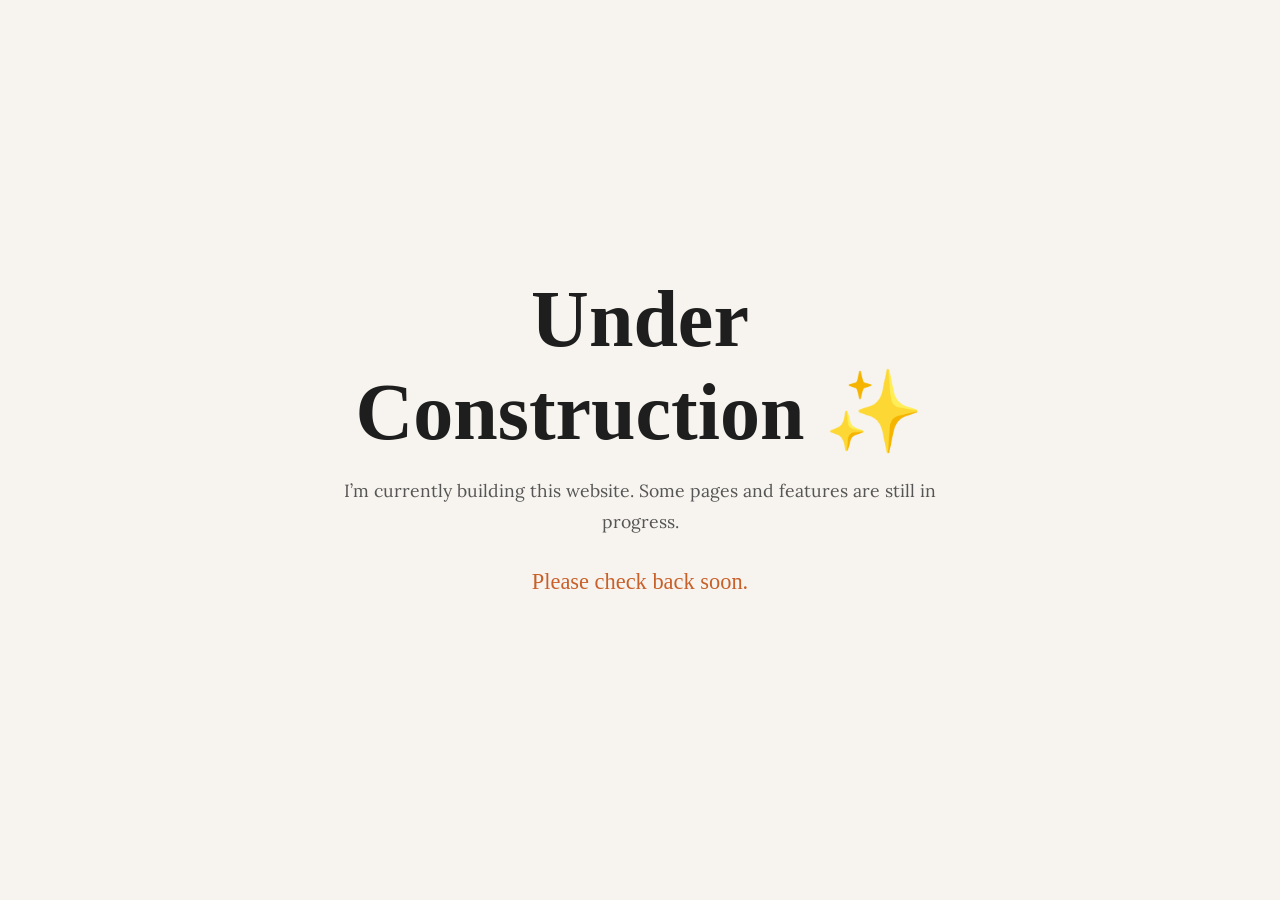
<file: index.html>
<!DOCTYPE html>
<html lang="en">
<head>
  <meta charset="UTF-8">
  <meta name="viewport" content="width=device-width, initial-scale=1.0">

  <title>Jonas Becker — Under Construction</title>

  <link rel="preconnect" href="https://fonts.googleapis.com">
  <link rel="preconnect" href="https://fonts.gstatic.com" crossorigin>

  <link href="https://fonts.googleapis.com/css2?family=Chewy&family=Lora:wght@400;600;700&display=swap" rel="stylesheet">

  <style>
    :root {
      --bg: #f7f4ef;
      --ink: #1e1e1e;
      --ink-mid: #555;
      --accent: #c8602a;

      --font-hand: 'Chewy', cursive;
      --font-body: 'Lora', Georgia, serif;
    }

    * {
      box-sizing: border-box;
      margin: 0;
      padding: 0;
    }

    body {
      min-height: 100vh;
      display: flex;
      align-items: center;
      justify-content: center;

      background: var(--bg);
      color: var(--ink);

      font-family: var(--font-body);
      text-align: center;
      padding: 2rem;
    }

    .card {
      max-width: 650px;
    }

    h1 {
      font-family: var(--font-hand);
      font-size: clamp(3rem, 8vw, 5rem);
      margin-bottom: 1rem;
    }

    p {
      font-size: 1.1rem;
      line-height: 1.8;
      color: var(--ink-mid);
      margin-bottom: 1.5rem;
    }

    .note {
      color: var(--accent);
      font-family: var(--font-hand);
      font-size: 1.4rem;
    }
  </style>
</head>

<body>
  <main class="card">
    <h1>Under Construction ✨</h1>

    <p>
      I’m currently building this website.
      Some pages and features are still in progress.
    </p>

    <p class="note">
      Please check back soon.
    </p>
  </main>
</body>
</html>
</file>
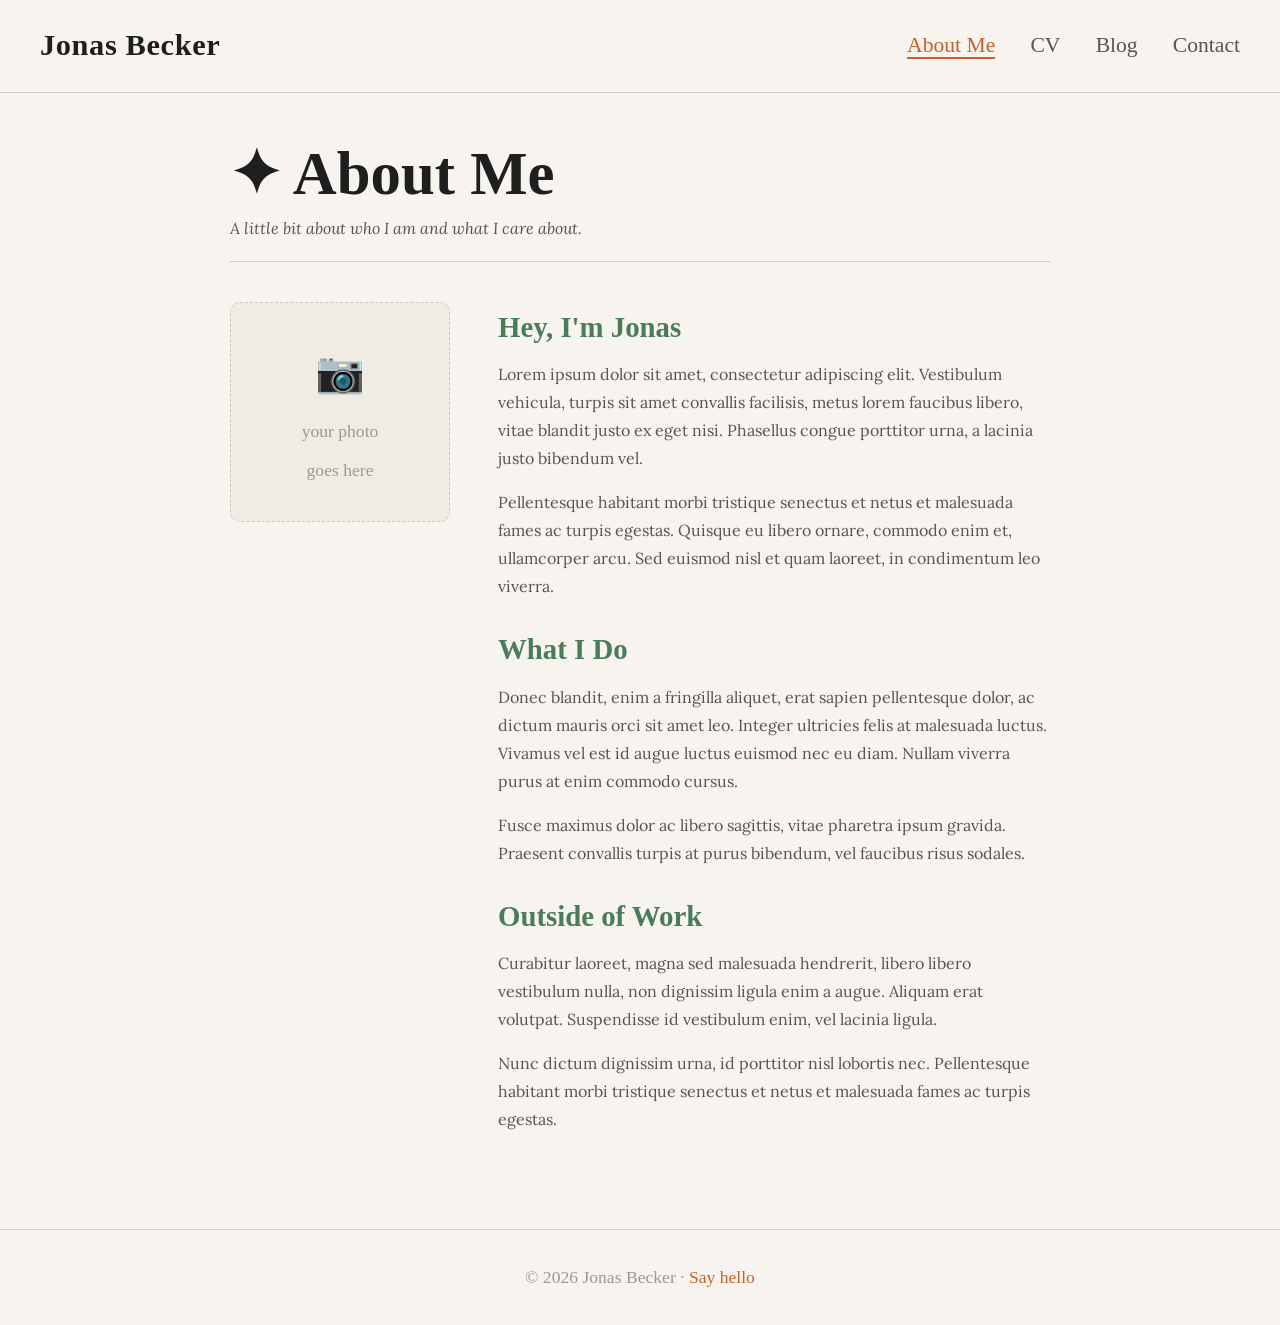
<file: about.html>
<!DOCTYPE html>
<html lang="en">
<head>
  <meta charset="UTF-8" />
  <meta name="viewport" content="width=device-width, initial-scale=1.0"/>
  <title>About Me — Jonas Becker</title>
  <link rel="stylesheet" href="css/style.css" />
  <link rel="preconnect" href="https://fonts.googleapis.com">
  <link href="https://fonts.googleapis.com/css2?family=Chewy&family=Lora:ital,wght@0,400;0,500;1,400&display=swap" rel="stylesheet">
</head>
<body>

  <nav class="navbar">
    <a class="nav-logo" href="index.html">Jonas Becker</a>
    <ul class="nav-links">
      <li><a href="about.html" class="active">About Me</a></li>
      <li><a href="cv.html">CV</a></li>
      <li><a href="blog.html">Blog</a></li>
      <li><a href="contact.html">Contact</a></li>
    </ul>
    <button class="nav-toggle" aria-label="Toggle menu">☰</button>
  </nav>

  <main class="page-wrapper">
    <header class="page-header">
      <h1>✦ About Me</h1>
      <p class="subtitle">A little bit about who I am and what I care about.</p>
    </header>

    <div class="about-grid">
      <div>
        <div class="about-photo">
          <span style="font-size:2.5rem;">📷</span>
          <span>your photo</span>
          <span>goes here</span>
        </div>
      </div>

      <div class="about-text">
        <h2>Hey, I'm Jonas</h2>
        <p>
          Lorem ipsum dolor sit amet, consectetur adipiscing elit. Vestibulum vehicula,
          turpis sit amet convallis facilisis, metus lorem faucibus libero, vitae
          blandit justo ex eget nisi. Phasellus congue porttitor urna, a lacinia
          justo bibendum vel.
        </p>
        <p>
          Pellentesque habitant morbi tristique senectus et netus et malesuada fames
          ac turpis egestas. Quisque eu libero ornare, commodo enim et, ullamcorper
          arcu. Sed euismod nisl et quam laoreet, in condimentum leo viverra.
        </p>

        <h2>What I Do</h2>
        <p>
          Donec blandit, enim a fringilla aliquet, erat sapien pellentesque dolor,
          ac dictum mauris orci sit amet leo. Integer ultricies felis at malesuada
          luctus. Vivamus vel est id augue luctus euismod nec eu diam. Nullam
          viverra purus at enim commodo cursus.
        </p>
        <p>
          Fusce maximus dolor ac libero sagittis, vitae pharetra ipsum gravida.
          Praesent convallis turpis at purus bibendum, vel faucibus risus sodales.
        </p>

        <h2>Outside of Work</h2>
        <p>
          Curabitur laoreet, magna sed malesuada hendrerit, libero libero vestibulum
          nulla, non dignissim ligula enim a augue. Aliquam erat volutpat. Suspendisse
          id vestibulum enim, vel lacinia ligula.
        </p>
        <p>
          Nunc dictum dignissim urna, id porttitor nisl lobortis nec. Pellentesque
          habitant morbi tristique senectus et netus et malesuada fames ac turpis egestas.
        </p>
      </div>
    </div>
  </main>

  <footer class="footer">
    <p>© 2026 Jonas Becker · <a href="contact.html">Say hello</a></p>
  </footer>

  <script src="js/main.js"></script>
</body>
</html>
</file>
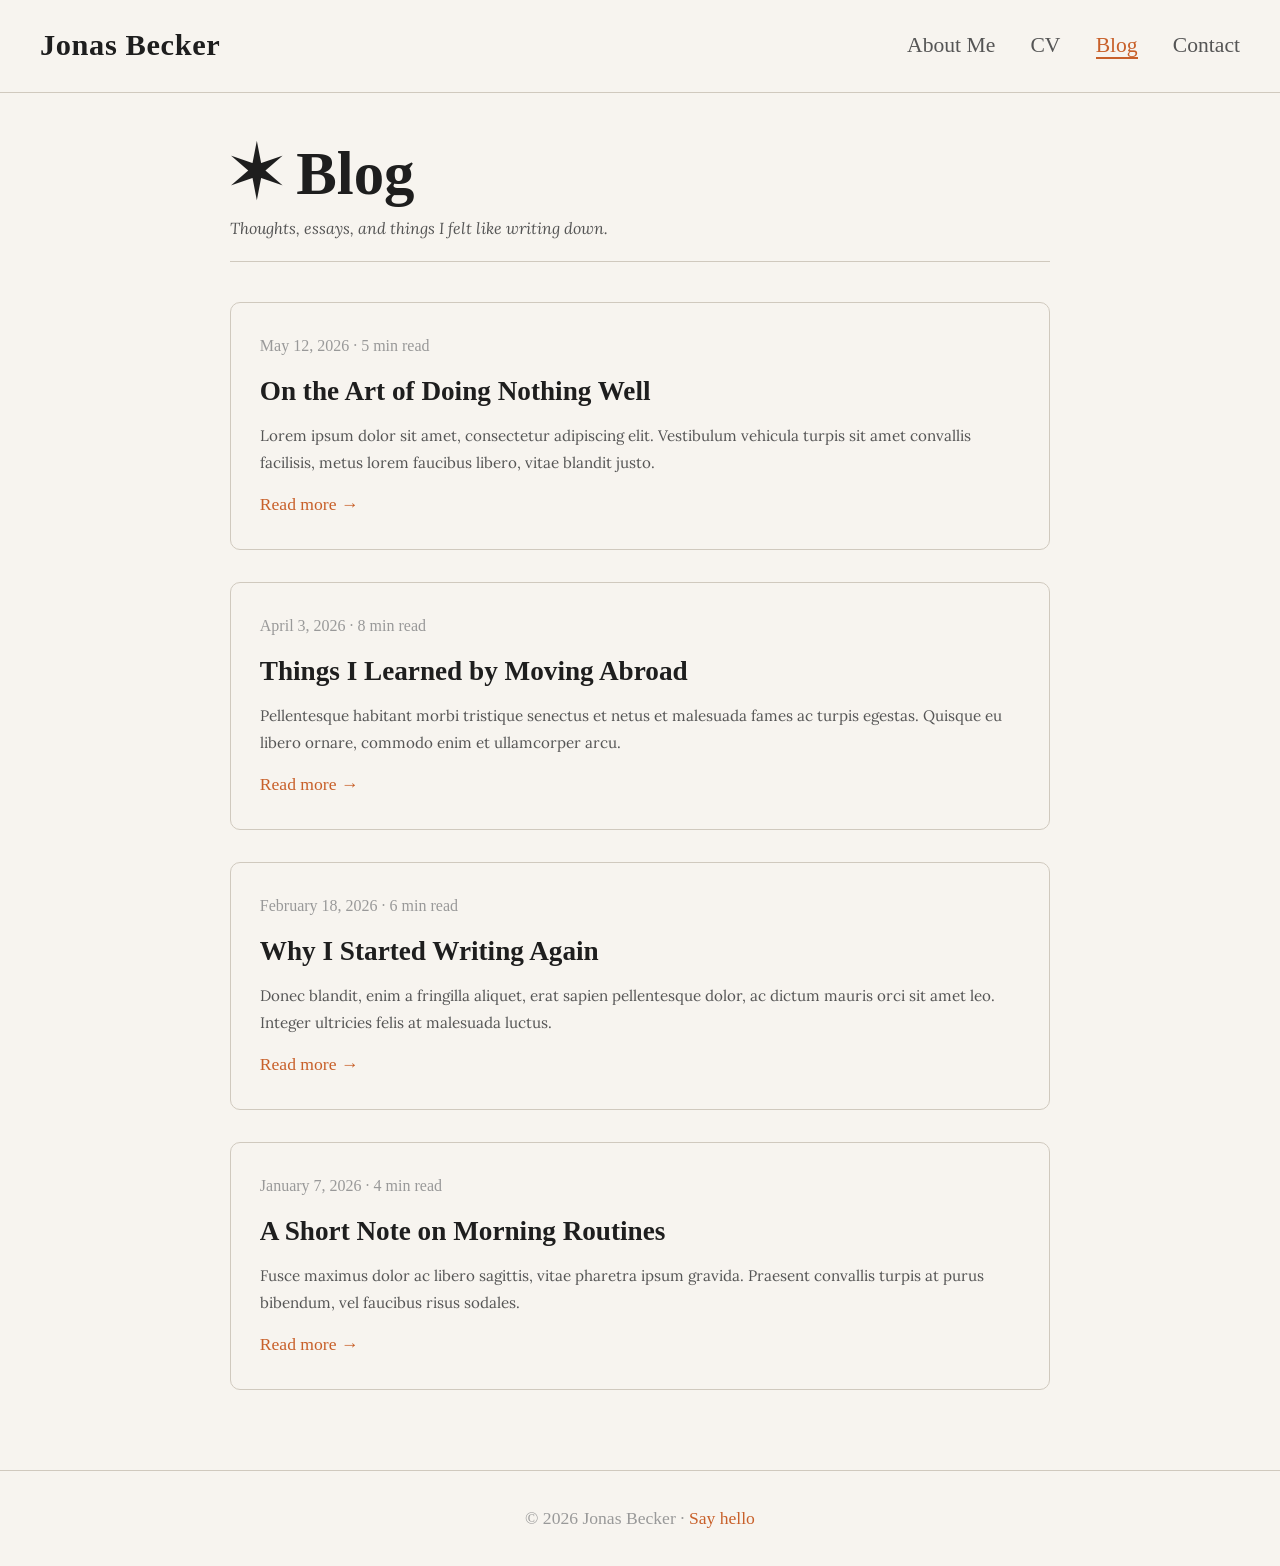
<file: blog.html>
<!DOCTYPE html>
<html lang="en">
<head>
  <meta charset="UTF-8" />
  <meta name="viewport" content="width=device-width, initial-scale=1.0"/>
  <title>Blog — Jonas Becker</title>
  <link rel="stylesheet" href="css/style.css" />
  <link rel="preconnect" href="https://fonts.googleapis.com">
  <link href="https://fonts.googleapis.com/css2?family=Chewy&family=Lora:ital,wght@0,400;0,500;1,400&display=swap" rel="stylesheet">
</head>
<body>

  <nav class="navbar">
    <a class="nav-logo" href="index.html">Jonas Becker</a>
    <ul class="nav-links">
      <li><a href="about.html">About Me</a></li>
      <li><a href="cv.html">CV</a></li>
      <li><a href="blog.html" class="active">Blog</a></li>
      <li><a href="contact.html">Contact</a></li>
    </ul>
    <button class="nav-toggle" aria-label="Toggle menu">☰</button>
  </nav>

  <main class="page-wrapper">
    <header class="page-header">
      <h1>✶ Blog</h1>
      <p class="subtitle">Thoughts, essays, and things I felt like writing down.</p>
    </header>

    <div class="blog-list">

      <a href="blog/post-1.html" class="blog-card">
        <div class="meta">May 12, 2026 · 5 min read</div>
        <h2>On the Art of Doing Nothing Well</h2>
        <p>Lorem ipsum dolor sit amet, consectetur adipiscing elit. Vestibulum vehicula turpis sit amet convallis facilisis, metus lorem faucibus libero, vitae blandit justo.</p>
        <span class="read-more">Read more →</span>
      </a>

      <a href="blog/post-2.html" class="blog-card">
        <div class="meta">April 3, 2026 · 8 min read</div>
        <h2>Things I Learned by Moving Abroad</h2>
        <p>Pellentesque habitant morbi tristique senectus et netus et malesuada fames ac turpis egestas. Quisque eu libero ornare, commodo enim et ullamcorper arcu.</p>
        <span class="read-more">Read more →</span>
      </a>

      <a href="blog/post-3.html" class="blog-card">
        <div class="meta">February 18, 2026 · 6 min read</div>
        <h2>Why I Started Writing Again</h2>
        <p>Donec blandit, enim a fringilla aliquet, erat sapien pellentesque dolor, ac dictum mauris orci sit amet leo. Integer ultricies felis at malesuada luctus.</p>
        <span class="read-more">Read more →</span>
      </a>

      <a href="blog/post-4.html" class="blog-card">
        <div class="meta">January 7, 2026 · 4 min read</div>
        <h2>A Short Note on Morning Routines</h2>
        <p>Fusce maximus dolor ac libero sagittis, vitae pharetra ipsum gravida. Praesent convallis turpis at purus bibendum, vel faucibus risus sodales.</p>
        <span class="read-more">Read more →</span>
      </a>

    </div>
  </main>

  <footer class="footer">
    <p>© 2026 Jonas Becker · <a href="contact.html">Say hello</a></p>
  </footer>

  <script src="js/main.js"></script>
</body>
</html>
</file>
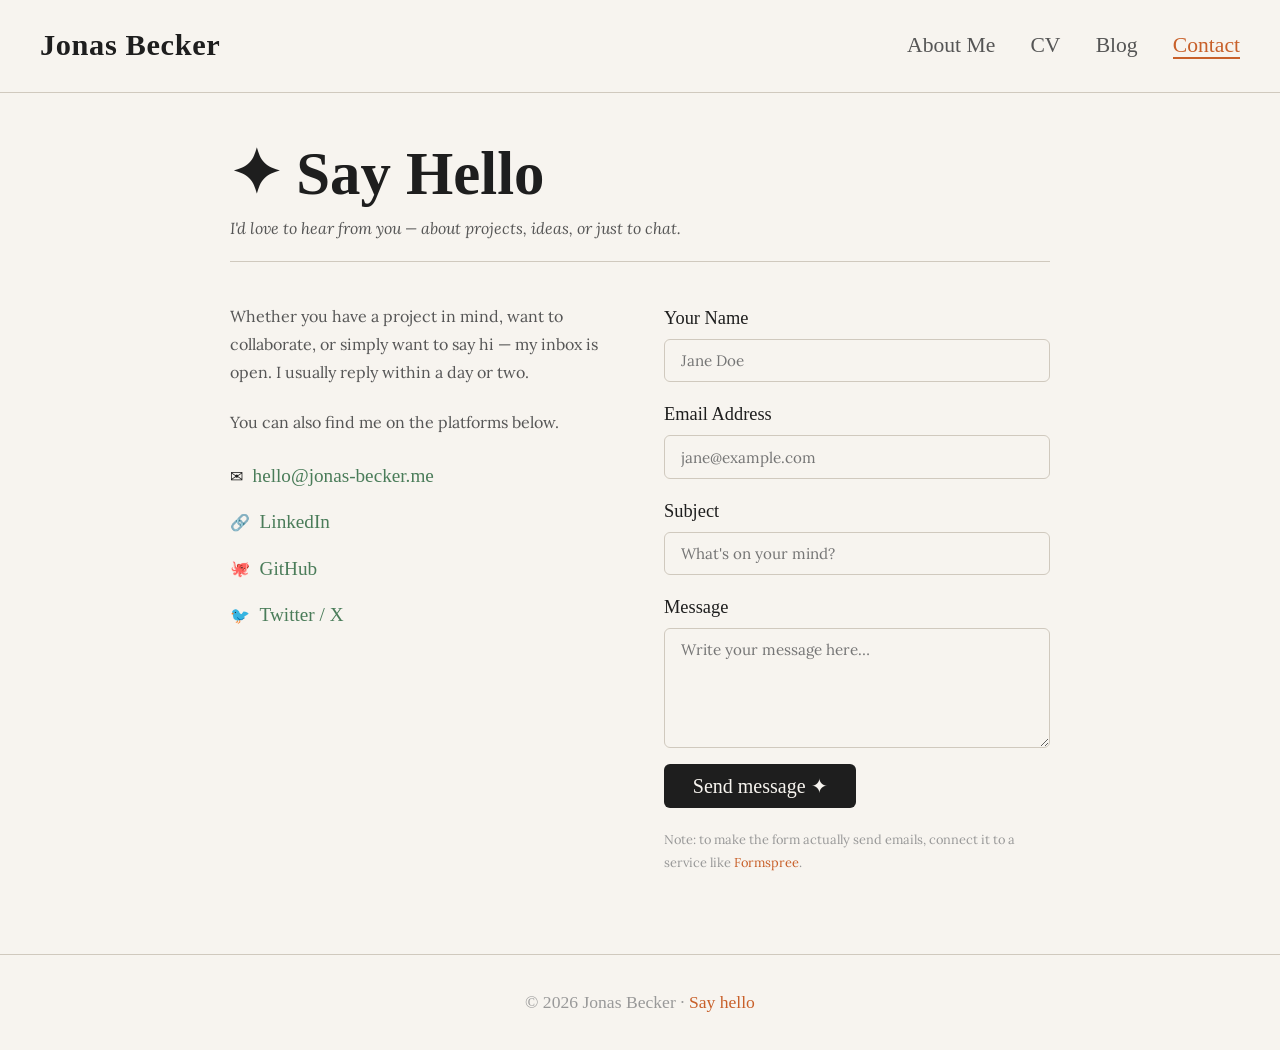
<file: contact.html>
<!DOCTYPE html>
<html lang="en">
<head>
  <meta charset="UTF-8" />
  <meta name="viewport" content="width=device-width, initial-scale=1.0"/>
  <title>Contact — Jonas Becker</title>
  <link rel="stylesheet" href="css/style.css" />
  <link rel="preconnect" href="https://fonts.googleapis.com">
  <link href="https://fonts.googleapis.com/css2?family=Chewy&family=Lora:ital,wght@0,400;0,500;1,400&display=swap" rel="stylesheet">
</head>
<body>

  <nav class="navbar">
    <a class="nav-logo" href="index.html">Jonas Becker</a>
    <ul class="nav-links">
      <li><a href="about.html">About Me</a></li>
      <li><a href="cv.html">CV</a></li>
      <li><a href="blog.html">Blog</a></li>
      <li><a href="contact.html" class="active">Contact</a></li>
    </ul>
    <button class="nav-toggle" aria-label="Toggle menu">☰</button>
  </nav>

  <main class="page-wrapper">
    <header class="page-header">
      <h1>✦ Say Hello</h1>
      <p class="subtitle">I'd love to hear from you — about projects, ideas, or just to chat.</p>
    </header>

    <div class="contact-grid">

      <div class="contact-info">
        <p>
          Whether you have a project in mind, want to collaborate, or simply want to say hi —
          my inbox is open. I usually reply within a day or two.
        </p>
        <p>
          You can also find me on the platforms below.
        </p>
        <ul class="contact-links">
          <li>
            <span>✉</span>
            <a href="mailto:hello@jonas-becker.me">hello@jonas-becker.me</a>
          </li>
          <li>
            <span>🔗</span>
            <a href="https://linkedin.com" target="_blank" rel="noopener">LinkedIn</a>
          </li>
          <li>
            <span>🐙</span>
            <a href="https://github.com" target="_blank" rel="noopener">GitHub</a>
          </li>
          <li>
            <span>🐦</span>
            <a href="https://twitter.com" target="_blank" rel="noopener">Twitter / X</a>
          </li>
        </ul>
      </div>

      <form class="contact-form" action="#" method="post">
        <div class="form-group">
          <label for="name">Your Name</label>
          <input type="text" id="name" name="name" placeholder="Jane Doe" required />
        </div>
        <div class="form-group">
          <label for="email">Email Address</label>
          <input type="email" id="email" name="email" placeholder="jane@example.com" required />
        </div>
        <div class="form-group">
          <label for="subject">Subject</label>
          <input type="text" id="subject" name="subject" placeholder="What's on your mind?" />
        </div>
        <div class="form-group">
          <label for="message">Message</label>
          <textarea id="message" name="message" rows="5" placeholder="Write your message here…" required></textarea>
        </div>
        <button type="submit" class="btn-submit">Send message ✦</button>
        <p style="font-size:0.8rem; color:var(--ink-light); margin-top:0.3rem;">
          Note: to make the form actually send emails, connect it to a service like <a href="https://formspree.io" style="color:var(--accent);" target="_blank">Formspree</a>.
        </p>
      </form>

    </div>
  </main>

  <footer class="footer">
    <p>© 2026 Jonas Becker · <a href="contact.html">Say hello</a></p>
  </footer>

  <script src="js/main.js"></script>
</body>
</html>
</file>
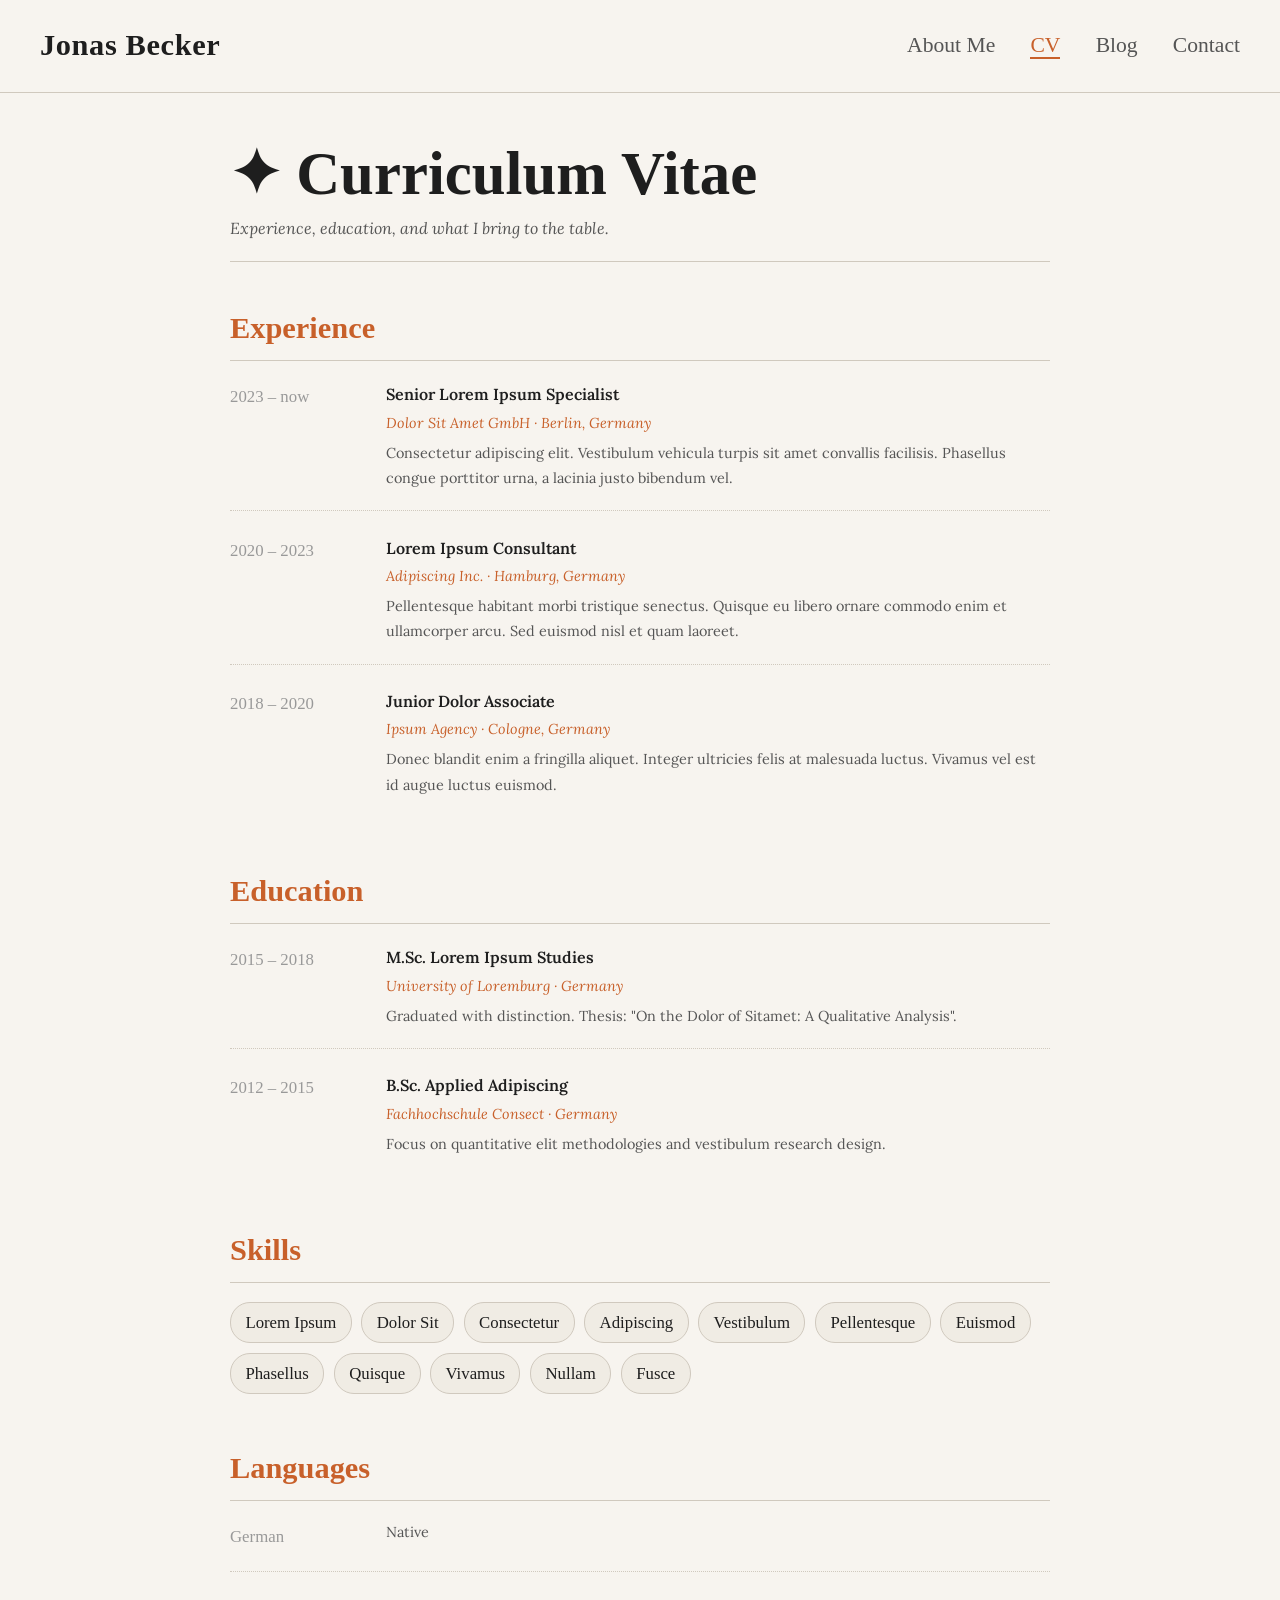
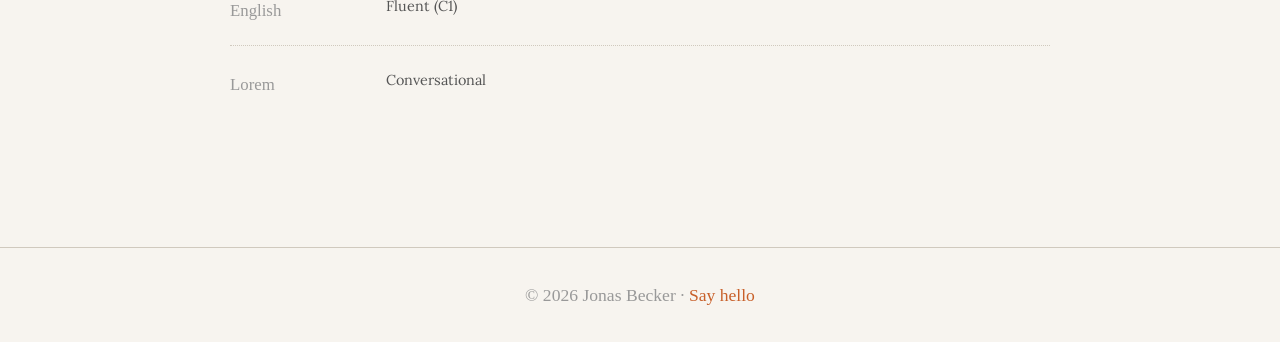
<file: cv.html>
<!DOCTYPE html>
<html lang="en">
<head>
  <meta charset="UTF-8" />
  <meta name="viewport" content="width=device-width, initial-scale=1.0"/>
  <title>CV — Jonas Becker</title>
  <link rel="stylesheet" href="css/style.css" />
  <link rel="preconnect" href="https://fonts.googleapis.com">
  <link href="https://fonts.googleapis.com/css2?family=Chewy&family=Lora:ital,wght@0,400;0,500;1,400&display=swap" rel="stylesheet">
</head>
<body>

  <nav class="navbar">
    <a class="nav-logo" href="index.html">Jonas Becker</a>
    <ul class="nav-links">
      <li><a href="about.html">About Me</a></li>
      <li><a href="cv.html" class="active">CV</a></li>
      <li><a href="blog.html">Blog</a></li>
      <li><a href="contact.html">Contact</a></li>
    </ul>
    <button class="nav-toggle" aria-label="Toggle menu">☰</button>
  </nav>

  <main class="page-wrapper">
    <header class="page-header">
      <h1>✦ Curriculum Vitae</h1>
      <p class="subtitle">Experience, education, and what I bring to the table.</p>
    </header>

    <!-- EXPERIENCE -->
    <section class="cv-section">
      <h2>Experience</h2>

      <div class="cv-entry">
        <span class="cv-year">2023 – now</span>
        <div>
          <h3>Senior Lorem Ipsum Specialist</h3>
          <div class="org">Dolor Sit Amet GmbH · Berlin, Germany</div>
          <p>Consectetur adipiscing elit. Vestibulum vehicula turpis sit amet convallis facilisis. Phasellus congue porttitor urna, a lacinia justo bibendum vel.</p>
        </div>
      </div>

      <div class="cv-entry">
        <span class="cv-year">2020 – 2023</span>
        <div>
          <h3>Lorem Ipsum Consultant</h3>
          <div class="org">Adipiscing Inc. · Hamburg, Germany</div>
          <p>Pellentesque habitant morbi tristique senectus. Quisque eu libero ornare commodo enim et ullamcorper arcu. Sed euismod nisl et quam laoreet.</p>
        </div>
      </div>

      <div class="cv-entry">
        <span class="cv-year">2018 – 2020</span>
        <div>
          <h3>Junior Dolor Associate</h3>
          <div class="org">Ipsum Agency · Cologne, Germany</div>
          <p>Donec blandit enim a fringilla aliquet. Integer ultricies felis at malesuada luctus. Vivamus vel est id augue luctus euismod.</p>
        </div>
      </div>
    </section>

    <!-- EDUCATION -->
    <section class="cv-section">
      <h2>Education</h2>

      <div class="cv-entry">
        <span class="cv-year">2015 – 2018</span>
        <div>
          <h3>M.Sc. Lorem Ipsum Studies</h3>
          <div class="org">University of Loremburg · Germany</div>
          <p>Graduated with distinction. Thesis: "On the Dolor of Sitamet: A Qualitative Analysis".</p>
        </div>
      </div>

      <div class="cv-entry">
        <span class="cv-year">2012 – 2015</span>
        <div>
          <h3>B.Sc. Applied Adipiscing</h3>
          <div class="org">Fachhochschule Consect · Germany</div>
          <p>Focus on quantitative elit methodologies and vestibulum research design.</p>
        </div>
      </div>
    </section>

    <!-- SKILLS -->
    <section class="cv-section">
      <h2>Skills</h2>
      <ul class="skills-list">
        <li>Lorem Ipsum</li>
        <li>Dolor Sit</li>
        <li>Consectetur</li>
        <li>Adipiscing</li>
        <li>Vestibulum</li>
        <li>Pellentesque</li>
        <li>Euismod</li>
        <li>Phasellus</li>
        <li>Quisque</li>
        <li>Vivamus</li>
        <li>Nullam</li>
        <li>Fusce</li>
      </ul>
    </section>

    <!-- LANGUAGES -->
    <section class="cv-section">
      <h2>Languages</h2>
      <div class="cv-entry">
        <span class="cv-year">German</span>
        <div><p>Native</p></div>
      </div>
      <div class="cv-entry">
        <span class="cv-year">English</span>
        <div><p>Fluent (C1)</p></div>
      </div>
      <div class="cv-entry">
        <span class="cv-year">Lorem</span>
        <div><p>Conversational</p></div>
      </div>
    </section>

  </main>

  <footer class="footer">
    <p>© 2026 Jonas Becker · <a href="contact.html">Say hello</a></p>
  </footer>

  <script src="js/main.js"></script>
</body>
</html>
</file>
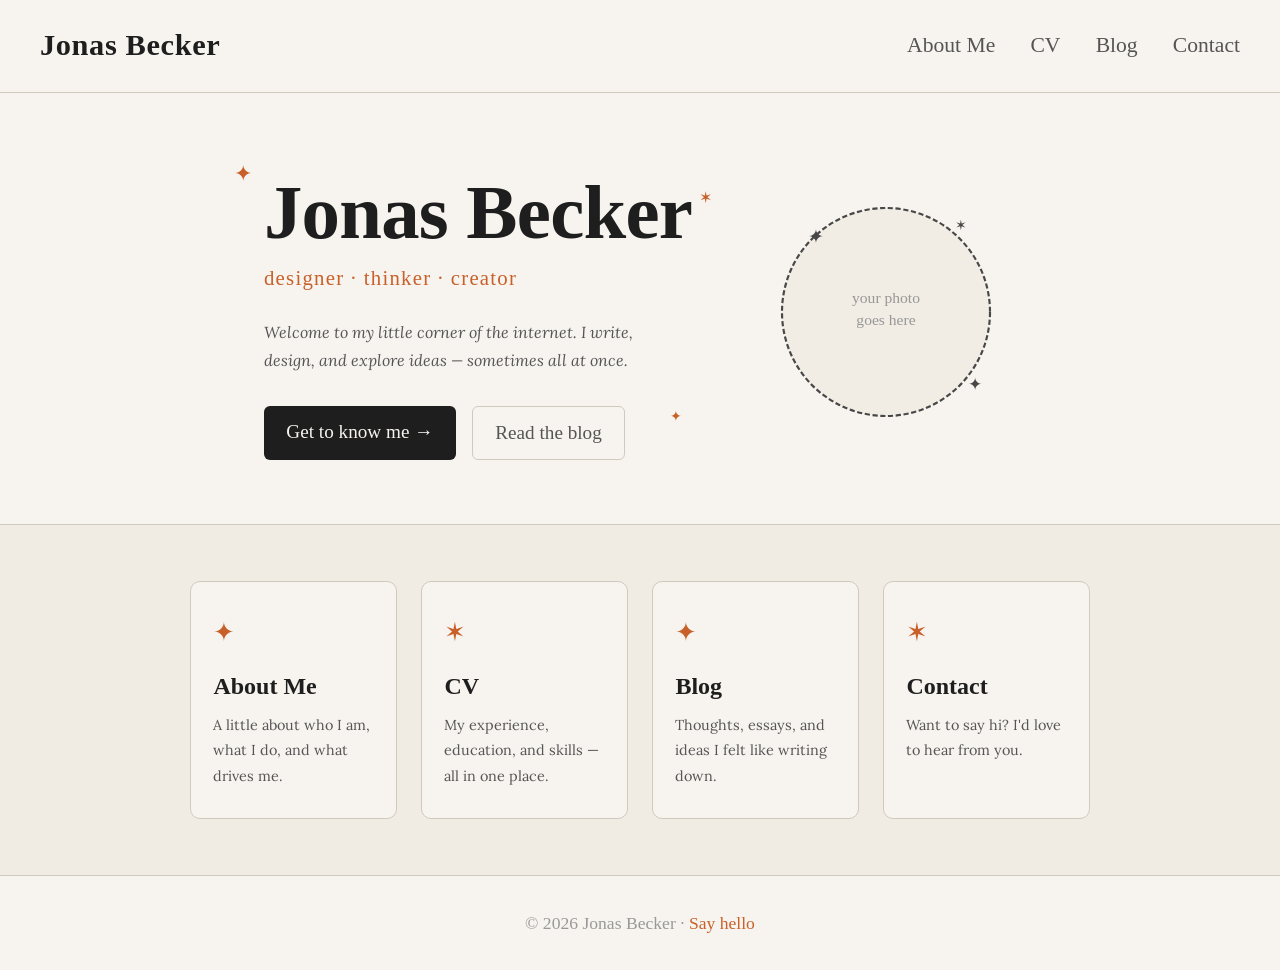
<file: home.html>
<!DOCTYPE html>
<html lang="en">
<head>
  <meta charset="UTF-8" />
  <meta name="viewport" content="width=device-width, initial-scale=1.0"/>
  <title>Jonas Becker</title>
  <link rel="stylesheet" href="css/style.css" />
  <link rel="preconnect" href="https://fonts.googleapis.com">
  <link href="https://fonts.googleapis.com/css2?family=Chewy&family=Lora:ital,wght@0,400;0,500;1,400&display=swap" rel="stylesheet">
</head>
<body>

  <nav class="navbar">
    <a class="nav-logo" href="index.html">Jonas Becker</a>
    <ul class="nav-links">
      <li><a href="about.html">About Me</a></li>
      <li><a href="cv.html">CV</a></li>
      <li><a href="blog.html">Blog</a></li>
      <li><a href="contact.html">Contact</a></li>
    </ul>
    <button class="nav-toggle" aria-label="Toggle menu">☰</button>
  </nav>

  <main class="hero">
    <div class="hero-content">
      <span class="star star-1">✦</span>
      <span class="star star-2">✶</span>
      <span class="star star-3">✦</span>
      <h1 class="hero-title">Jonas Becker</h1>
      <p class="hero-tagline">designer · thinker · creator</p>
      <p class="hero-intro">
        Welcome to my little corner of the internet. I write, design, and explore ideas — sometimes all at once.
      </p>
      <div class="hero-actions">
        <a href="about.html" class="btn-primary">Get to know me →</a>
        <a href="blog.html" class="btn-secondary">Read the blog</a>
      </div>
    </div>
    <div class="hero-doodle">
      <svg viewBox="0 0 300 300" xmlns="http://www.w3.org/2000/svg" class="doodle-svg">
        <!-- Rough circle / portrait placeholder -->
        <circle cx="150" cy="150" r="120" fill="#f0ece4" stroke="#2a2a2a" stroke-width="2.5" stroke-dasharray="6 3"/>
        <text x="150" y="140" text-anchor="middle" font-family="Chewy" font-size="18" fill="#888">your photo</text>
        <text x="150" y="165" text-anchor="middle" font-family="Chewy" font-size="18" fill="#888">goes here</text>
        <!-- small stars -->
        <text x="60" y="70" font-size="22" fill="#2a2a2a" font-family="Chewy">✦</text>
        <text x="230" y="55" font-size="16" fill="#2a2a2a" font-family="Chewy">✶</text>
        <text x="245" y="240" font-size="20" fill="#2a2a2a" font-family="Chewy">✦</text>
      </svg>
    </div>
  </main>

  <section class="teaser-section">
    <div class="teaser-grid">
      <a href="about.html" class="teaser-card">
        <span class="teaser-icon">✦</span>
        <h3>About Me</h3>
        <p>A little about who I am, what I do, and what drives me.</p>
      </a>
      <a href="cv.html" class="teaser-card">
        <span class="teaser-icon">✶</span>
        <h3>CV</h3>
        <p>My experience, education, and skills — all in one place.</p>
      </a>
      <a href="blog.html" class="teaser-card">
        <span class="teaser-icon">✦</span>
        <h3>Blog</h3>
        <p>Thoughts, essays, and ideas I felt like writing down.</p>
      </a>
      <a href="contact.html" class="teaser-card">
        <span class="teaser-icon">✶</span>
        <h3>Contact</h3>
        <p>Want to say hi? I'd love to hear from you.</p>
      </a>
    </div>
  </section>

  <footer class="footer">
    <p>© 2026 Jonas Becker · <a href="contact.html">Say hello</a></p>
  </footer>

  <script src="js/main.js"></script>
</body>
</html>
</file>
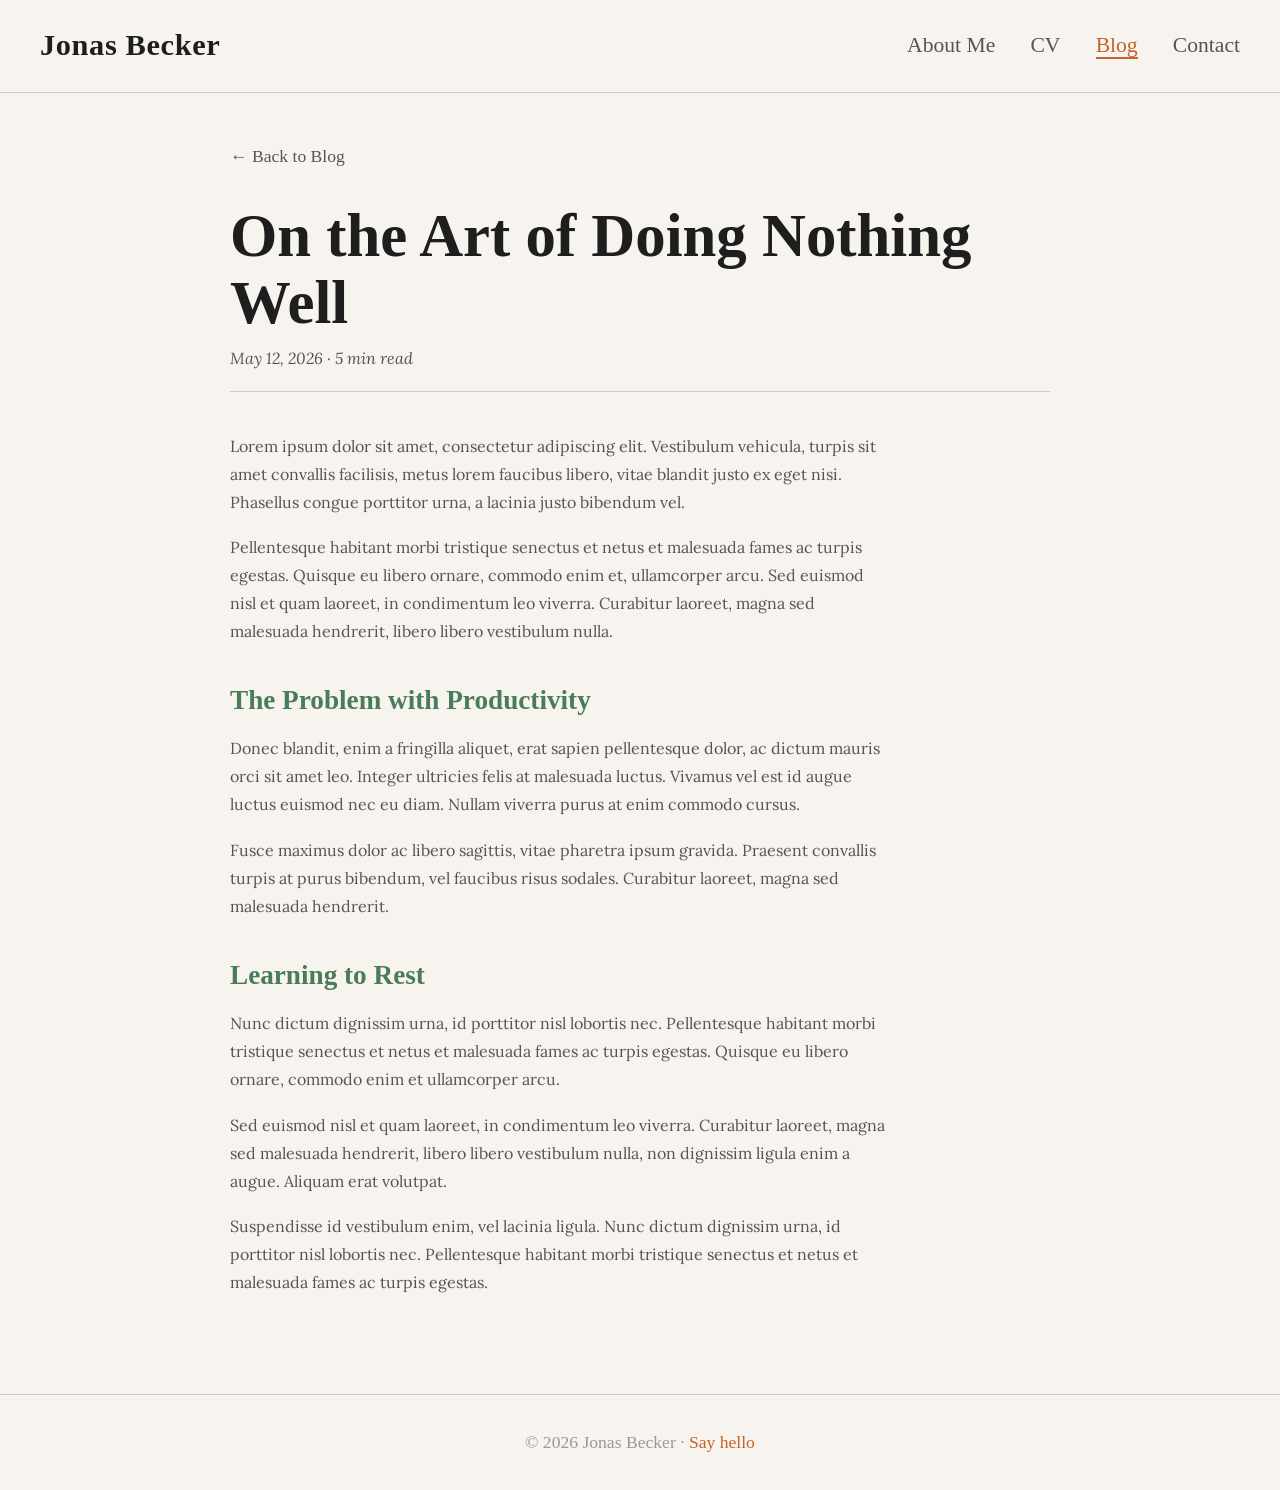
<file: blog/post-1.html>
<!DOCTYPE html>
<html lang="en">
<head>
  <meta charset="UTF-8" />
  <meta name="viewport" content="width=device-width, initial-scale=1.0"/>
  <title>On the Art of Doing Nothing Well — Jonas Becker</title>
  <link rel="stylesheet" href="../css/style.css" />
  <link rel="preconnect" href="https://fonts.googleapis.com">
  <link href="https://fonts.googleapis.com/css2?family=Chewy&family=Lora:ital,wght@0,400;0,500;1,400&display=swap" rel="stylesheet">
</head>
<body>

  <nav class="navbar">
    <a class="nav-logo" href="../index.html">Jonas Becker</a>
    <ul class="nav-links">
      <li><a href="../about.html">About Me</a></li>
      <li><a href="../cv.html">CV</a></li>
      <li><a href="../blog.html" class="active">Blog</a></li>
      <li><a href="../contact.html">Contact</a></li>
    </ul>
    <button class="nav-toggle" aria-label="Toggle menu">☰</button>
  </nav>

  <main class="page-wrapper">
    <a href="../blog.html" class="back-link">← Back to Blog</a>

    <header class="page-header">
      <h1>On the Art of Doing Nothing Well</h1>
      <p class="subtitle">May 12, 2026 · 5 min read</p>
    </header>

    <div class="post-body">
      <p>
        Lorem ipsum dolor sit amet, consectetur adipiscing elit. Vestibulum vehicula,
        turpis sit amet convallis facilisis, metus lorem faucibus libero, vitae
        blandit justo ex eget nisi. Phasellus congue porttitor urna, a lacinia
        justo bibendum vel.
      </p>
      <p>
        Pellentesque habitant morbi tristique senectus et netus et malesuada fames
        ac turpis egestas. Quisque eu libero ornare, commodo enim et, ullamcorper
        arcu. Sed euismod nisl et quam laoreet, in condimentum leo viverra.
        Curabitur laoreet, magna sed malesuada hendrerit, libero libero vestibulum
        nulla.
      </p>

      <h2>The Problem with Productivity</h2>
      <p>
        Donec blandit, enim a fringilla aliquet, erat sapien pellentesque dolor,
        ac dictum mauris orci sit amet leo. Integer ultricies felis at malesuada
        luctus. Vivamus vel est id augue luctus euismod nec eu diam. Nullam
        viverra purus at enim commodo cursus.
      </p>
      <p>
        Fusce maximus dolor ac libero sagittis, vitae pharetra ipsum gravida.
        Praesent convallis turpis at purus bibendum, vel faucibus risus sodales.
        Curabitur laoreet, magna sed malesuada hendrerit.
      </p>

      <h2>Learning to Rest</h2>
      <p>
        Nunc dictum dignissim urna, id porttitor nisl lobortis nec. Pellentesque
        habitant morbi tristique senectus et netus et malesuada fames ac turpis
        egestas. Quisque eu libero ornare, commodo enim et ullamcorper arcu.
      </p>
      <p>
        Sed euismod nisl et quam laoreet, in condimentum leo viverra. Curabitur
        laoreet, magna sed malesuada hendrerit, libero libero vestibulum nulla,
        non dignissim ligula enim a augue. Aliquam erat volutpat.
      </p>
      <p>
        Suspendisse id vestibulum enim, vel lacinia ligula. Nunc dictum dignissim
        urna, id porttitor nisl lobortis nec. Pellentesque habitant morbi tristique
        senectus et netus et malesuada fames ac turpis egestas.
      </p>
    </div>
  </main>

  <footer class="footer">
    <p>© 2026 Jonas Becker · <a href="../contact.html">Say hello</a></p>
  </footer>

  <script src="../js/main.js"></script>
</body>
</html>
</file>
<file: css/style.css>
/* =====================================================
   Jonas Becker — Personal Website
   Style: warm, handwritten, editorial / personal zine
   ===================================================== */

:root {
  --bg:        #f7f4ef;
  --surface:   #f0ece4;
  --ink:       #1e1e1e;
  --ink-mid:   #555;
  --ink-light: #999;
  --accent:    #c8602a;   /* warm terracotta */
  --accent2:   #4a7c59;   /* muted sage */
  --border:    #d0c9be;
  --font-hand: 'Chewy', cursive;
  --font-body: 'Lora', Georgia, serif;
  --radius:    6px;
  --max-w:     900px;
}

*, *::before, *::after { box-sizing: border-box; margin: 0; padding: 0; }

html { scroll-behavior: smooth; }

body {
  background: var(--bg);
  color: var(--ink);
  font-family: var(--font-body);
  font-size: 1rem;
  line-height: 1.75;
  min-height: 100vh;
  display: flex;
  flex-direction: column;
}

a { color: inherit; text-decoration: none; }

/* ─── NAVBAR ─────────────────────────────────────── */
.navbar {
  display: flex;
  align-items: center;
  justify-content: space-between;
  padding: 1.2rem 2.5rem;
  border-bottom: 1.5px solid var(--border);
  background: var(--bg);
  position: sticky;
  top: 0;
  z-index: 100;
}

.nav-logo {
  font-family: var(--font-hand);
  font-size: 1.9rem;
  font-weight: 700;
  color: var(--ink);
  letter-spacing: 0.02em;
  transition: color 0.2s;
}
.nav-logo:hover { color: var(--accent); }

.nav-links {
  list-style: none;
  display: flex;
  gap: 2.2rem;
}
.nav-links a {
  font-family: var(--font-hand);
  font-size: 1.35rem;
  color: var(--ink-mid);
  position: relative;
  transition: color 0.2s;
}
.nav-links a::after {
  content: '';
  position: absolute;
  bottom: -2px; left: 0;
  width: 0; height: 1.5px;
  background: var(--accent);
  transition: width 0.25s ease;
}
.nav-links a:hover { color: var(--ink); }
.nav-links a:hover::after { width: 100%; }
.nav-links a.active { color: var(--accent); }
.nav-links a.active::after { width: 100%; }

.nav-toggle {
  display: none;
  background: none;
  border: none;
  font-size: 1.5rem;
  cursor: pointer;
  color: var(--ink);
}

/* ─── HERO ───────────────────────────────────────── */
.hero {
  display: flex;
  align-items: center;
  justify-content: center;
  gap: 4rem;
  padding: 5rem 2.5rem 4rem;
  max-width: var(--max-w);
  margin: 0 auto;
  width: 100%;
  flex: 1;
}

.hero-content {
  position: relative;
  max-width: 460px;
}

.star {
  position: absolute;
  font-size: 1.4rem;
  color: var(--accent);
  animation: twinkle 3s ease-in-out infinite;
}
.star-1 { top: -20px; left: -30px; animation-delay: 0s; }
.star-2 { top: 10px;  right: -20px; animation-delay: 1s; font-size: 1rem; }
.star-3 { bottom: 30px; right: 10px; animation-delay: 2s; font-size: 0.9rem; }

@keyframes twinkle {
  0%, 100% { opacity: 1; transform: scale(1) rotate(0deg); }
  50%       { opacity: 0.5; transform: scale(0.85) rotate(15deg); }
}

.hero-title {
  font-family: var(--font-hand);
  font-size: clamp(3rem, 7vw, 4.8rem);
  font-weight: 700;
  line-height: 1.05;
  letter-spacing: -0.01em;
  margin-bottom: 0.4rem;
  color: var(--ink);
}

.hero-tagline {
  font-family: var(--font-hand);
  font-size: 1.3rem;
  color: var(--accent);
  margin-bottom: 1.4rem;
  letter-spacing: 0.06em;
}

.hero-intro {
  font-size: 1rem;
  color: var(--ink-mid);
  margin-bottom: 2rem;
  font-style: italic;
  max-width: 380px;
}

.hero-actions {
  display: flex;
  gap: 1rem;
  flex-wrap: wrap;
}

.btn-primary {
  font-family: var(--font-hand);
  font-size: 1.2rem;
  background: var(--ink);
  color: var(--bg);
  padding: 0.55rem 1.4rem;
  border-radius: var(--radius);
  transition: background 0.2s, transform 0.15s;
}
.btn-primary:hover { background: var(--accent); transform: translateY(-2px); }

.btn-secondary {
  font-family: var(--font-hand);
  font-size: 1.2rem;
  border: 1.5px solid var(--border);
  color: var(--ink-mid);
  padding: 0.55rem 1.4rem;
  border-radius: var(--radius);
  transition: border-color 0.2s, color 0.2s;
}
.btn-secondary:hover { border-color: var(--accent); color: var(--accent); }

.hero-doodle {
  width: 260px;
  flex-shrink: 0;
  opacity: 0.85;
}
.doodle-svg { width: 100%; }

/* ─── TEASER GRID ─────────────────────────────────── */
.teaser-section {
  background: var(--surface);
  border-top: 1.5px solid var(--border);
  padding: 3.5rem 2.5rem;
}

.teaser-grid {
  display: grid;
  grid-template-columns: repeat(auto-fit, minmax(200px, 1fr));
  gap: 1.5rem;
  max-width: var(--max-w);
  margin: 0 auto;
}

.teaser-card {
  border: 1.5px solid var(--border);
  border-radius: 10px;
  padding: 1.8rem 1.4rem;
  background: var(--bg);
  transition: transform 0.2s, box-shadow 0.2s, border-color 0.2s;
  display: block;
}
.teaser-card:hover {
  transform: translateY(-4px);
  box-shadow: 0 8px 24px rgba(0,0,0,0.07);
  border-color: var(--accent);
}
.teaser-icon {
  display: block;
  font-size: 1.6rem;
  color: var(--accent);
  margin-bottom: 0.6rem;
}
.teaser-card h3 {
  font-family: var(--font-hand);
  font-size: 1.5rem;
  font-weight: 700;
  margin-bottom: 0.4rem;
}
.teaser-card p { font-size: 0.9rem; color: var(--ink-mid); }

/* ─── FOOTER ─────────────────────────────────────── */
.footer {
  text-align: center;
  padding: 2rem;
  border-top: 1.5px solid var(--border);
  font-size: 0.875rem;
  color: var(--ink-light);
  font-family: var(--font-hand);
  font-size: 1.1rem;
}
.footer a { color: var(--accent); }
.footer a:hover { text-decoration: underline; }

/* ─── PAGE LAYOUT (inner pages) ──────────────────── */
.page-wrapper {
  max-width: var(--max-w);
  margin: 0 auto;
  padding: 3rem 2.5rem 5rem;
  flex: 1;
  width: 100%;
}

.page-header {
  margin-bottom: 2.5rem;
  border-bottom: 1.5px solid var(--border);
  padding-bottom: 1.2rem;
}

.page-header h1 {
  font-family: var(--font-hand);
  font-size: clamp(2.4rem, 6vw, 3.8rem);
  font-weight: 700;
  line-height: 1.1;
  color: var(--ink);
}

.page-header .subtitle {
  font-style: italic;
  color: var(--ink-mid);
  margin-top: 0.4rem;
}

/* ─── ABOUT PAGE ─────────────────────────────────── */
.about-grid {
  display: grid;
  grid-template-columns: 220px 1fr;
  gap: 3rem;
  align-items: start;
}

.about-photo {
  width: 100%;
  aspect-ratio: 1;
  border-radius: 10px;
  border: 1.5px dashed var(--border);
  background: var(--surface);
  display: flex;
  align-items: center;
  justify-content: center;
  flex-direction: column;
  gap: 0.5rem;
  color: var(--ink-light);
  font-family: var(--font-hand);
  font-size: 1.1rem;
}

.about-text h2 {
  font-family: var(--font-hand);
  font-size: 1.8rem;
  margin: 1.5rem 0 0.5rem;
  color: var(--accent2);
}
.about-text h2:first-child { margin-top: 0; }
.about-text p { color: var(--ink-mid); margin-bottom: 1rem; }

/* ─── CV PAGE ────────────────────────────────────── */
.cv-section { margin-bottom: 3rem; }
.cv-section h2 {
  font-family: var(--font-hand);
  font-size: 1.9rem;
  border-bottom: 1px solid var(--border);
  padding-bottom: 0.3rem;
  margin-bottom: 1.2rem;
  color: var(--accent);
}

.cv-entry {
  display: grid;
  grid-template-columns: 140px 1fr;
  gap: 1rem;
  margin-bottom: 1.4rem;
  padding-bottom: 1.2rem;
  border-bottom: 1px dotted var(--border);
}
.cv-entry:last-child { border-bottom: none; }

.cv-year {
  font-family: var(--font-hand);
  font-size: 1.05rem;
  color: var(--ink-light);
  padding-top: 2px;
}
.cv-entry h3 {
  font-size: 1rem;
  font-weight: 600;
  margin-bottom: 0.15rem;
}
.cv-entry .org {
  font-size: 0.9rem;
  color: var(--accent);
  margin-bottom: 0.3rem;
  font-style: italic;
}
.cv-entry p { font-size: 0.9rem; color: var(--ink-mid); }

.skills-list {
  display: flex;
  flex-wrap: wrap;
  gap: 0.6rem;
  list-style: none;
}
.skills-list li {
  background: var(--surface);
  border: 1px solid var(--border);
  padding: 0.3rem 0.9rem;
  border-radius: 20px;
  font-size: 0.875rem;
  font-family: var(--font-hand);
  font-size: 1.05rem;
}

/* ─── BLOG PAGE ──────────────────────────────────── */
.blog-list { display: flex; flex-direction: column; gap: 2rem; }

.blog-card {
  border: 1.5px solid var(--border);
  border-radius: 10px;
  padding: 1.8rem;
  background: var(--bg);
  transition: box-shadow 0.2s, border-color 0.2s;
  display: block;
}
.blog-card:hover {
  box-shadow: 0 6px 20px rgba(0,0,0,0.06);
  border-color: var(--accent);
}
.blog-card .meta {
  font-family: var(--font-hand);
  font-size: 1rem;
  color: var(--ink-light);
  margin-bottom: 0.5rem;
}
.blog-card h2 {
  font-family: var(--font-hand);
  font-size: 1.7rem;
  font-weight: 700;
  margin-bottom: 0.5rem;
  color: var(--ink);
}
.blog-card p { font-size: 0.95rem; color: var(--ink-mid); margin-bottom: 0.8rem; }
.blog-card .read-more {
  font-family: var(--font-hand);
  font-size: 1.1rem;
  color: var(--accent);
}

/* ─── CONTACT PAGE ───────────────────────────────── */
.contact-grid {
  display: grid;
  grid-template-columns: 1fr 1fr;
  gap: 3rem;
  align-items: start;
}

.contact-info p { color: var(--ink-mid); margin-bottom: 1.4rem; }

.contact-links { list-style: none; display: flex; flex-direction: column; gap: 0.8rem; }
.contact-links li { display: flex; align-items: center; gap: 0.6rem; }
.contact-links a {
  font-family: var(--font-hand);
  font-size: 1.2rem;
  color: var(--accent2);
  transition: color 0.2s;
}
.contact-links a:hover { color: var(--accent); text-decoration: underline; }

.contact-form { display: flex; flex-direction: column; gap: 1rem; }

.form-group { display: flex; flex-direction: column; gap: 0.3rem; }
.form-group label {
  font-family: var(--font-hand);
  font-size: 1.15rem;
  color: var(--ink);
}
.form-group input,
.form-group textarea {
  font-family: var(--font-body);
  font-size: 0.95rem;
  padding: 0.7rem 1rem;
  border: 1.5px solid var(--border);
  border-radius: var(--radius);
  background: var(--bg);
  color: var(--ink);
  transition: border-color 0.2s;
  resize: vertical;
}
.form-group input:focus,
.form-group textarea:focus {
  outline: none;
  border-color: var(--accent);
}

.btn-submit {
  font-family: var(--font-hand);
  font-size: 1.25rem;
  background: var(--ink);
  color: var(--bg);
  padding: 0.65rem 1.8rem;
  border: none;
  border-radius: var(--radius);
  cursor: pointer;
  align-self: flex-start;
  transition: background 0.2s, transform 0.15s;
}
.btn-submit:hover { background: var(--accent); transform: translateY(-2px); }

/* ─── BLOG POST PAGE ─────────────────────────────── */
.post-body { max-width: 660px; }
.post-body p { color: var(--ink-mid); margin-bottom: 1.1rem; }
.post-body h2 {
  font-family: var(--font-hand);
  font-size: 1.7rem;
  margin: 2rem 0 0.6rem;
  color: var(--accent2);
}
.back-link {
  display: inline-block;
  font-family: var(--font-hand);
  font-size: 1.1rem;
  color: var(--ink-mid);
  margin-bottom: 2rem;
  transition: color 0.2s;
}
.back-link:hover { color: var(--accent); }

/* ─── RESPONSIVE ─────────────────────────────────── */
@media (max-width: 720px) {
  .navbar { padding: 1rem 1.2rem; }
  .nav-links { display: none; flex-direction: column; gap: 1rem;
    position: absolute; top: 65px; left: 0; right: 0;
    background: var(--bg); border-bottom: 1.5px solid var(--border);
    padding: 1.5rem 1.5rem; }
  .nav-links.open { display: flex; }
  .nav-toggle { display: block; }

  .hero { flex-direction: column-reverse; gap: 2rem; padding: 3rem 1.2rem 2.5rem; text-align: center; }
  .hero-doodle { width: 180px; }
  .hero-actions { justify-content: center; }
  .hero-content { max-width: 100%; }
  .star-2, .star-3 { display: none; }

  .about-grid,
  .contact-grid { grid-template-columns: 1fr; }
  .about-photo { width: 160px; margin: 0 auto; }
  .cv-entry { grid-template-columns: 1fr; gap: 0.2rem; }
  .cv-year { font-size: 0.85rem; }
  .page-wrapper { padding: 2rem 1.2rem 3rem; }
}
</file>
